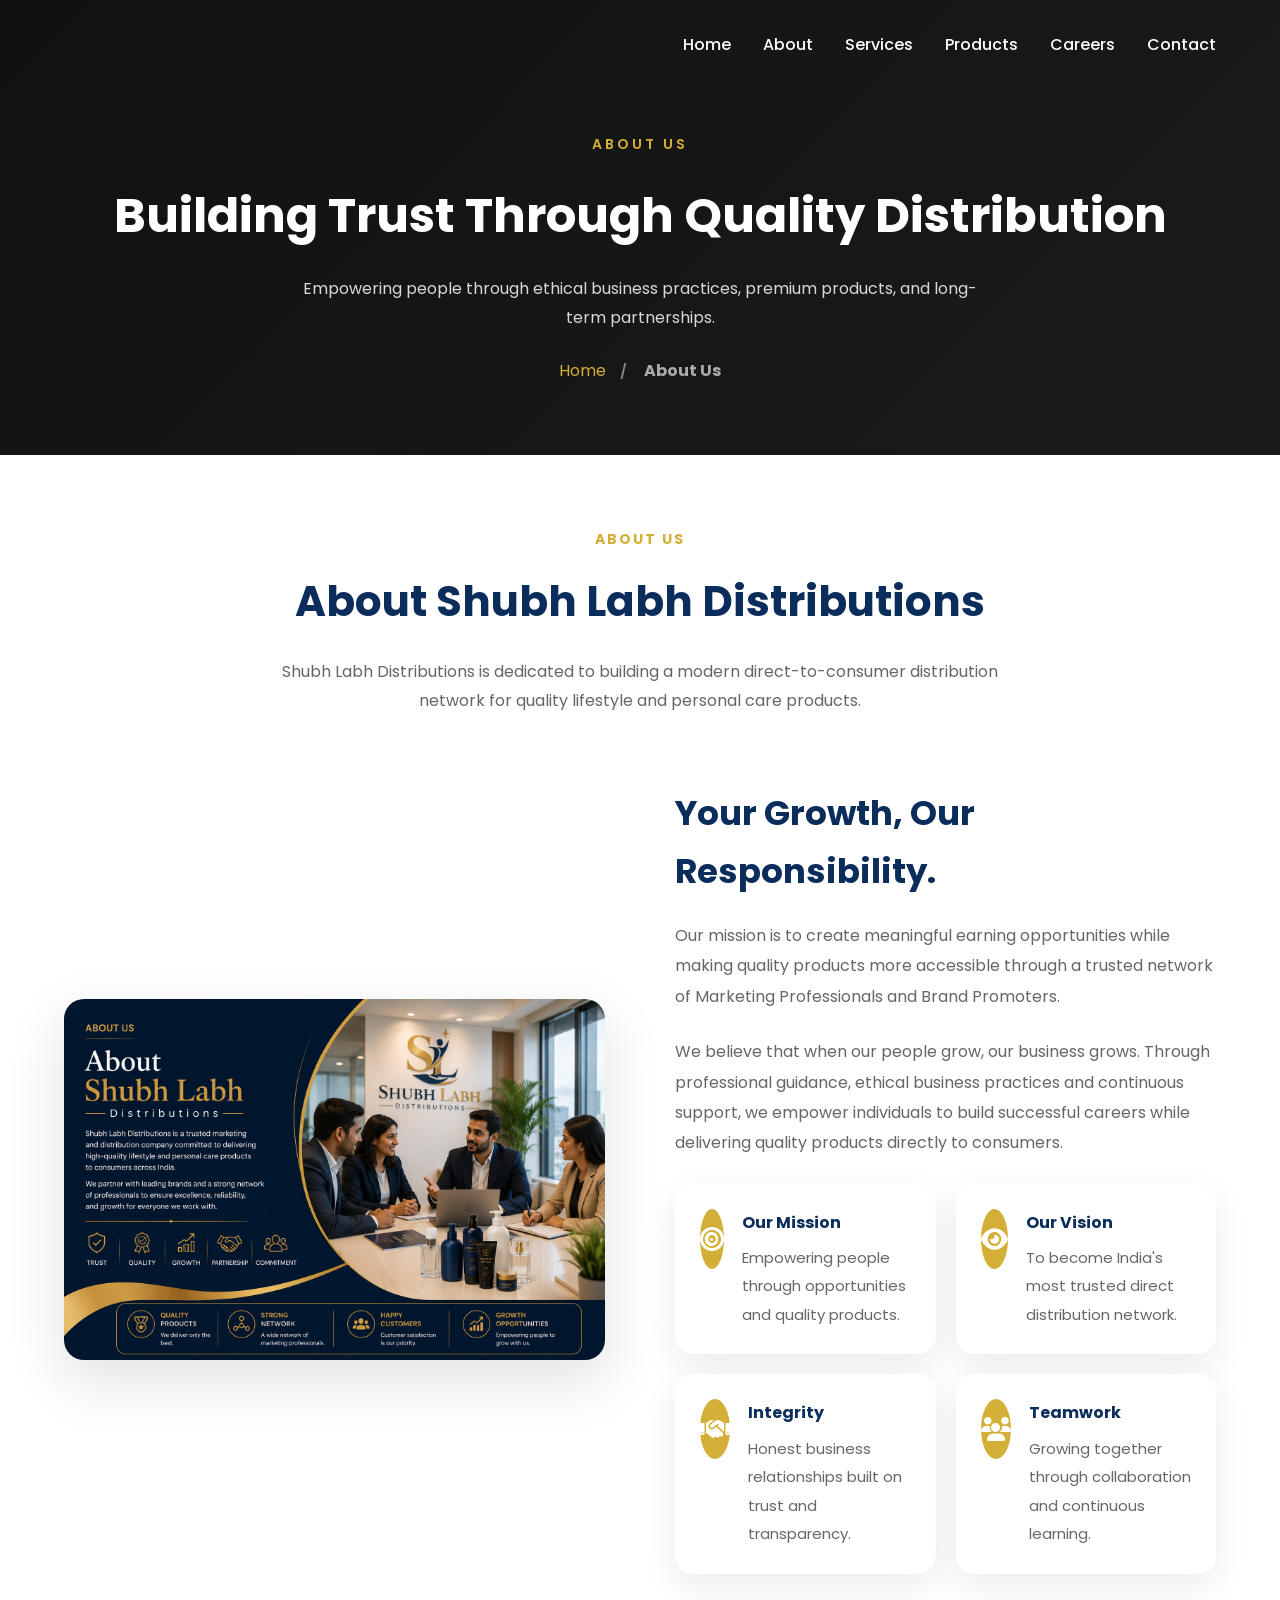
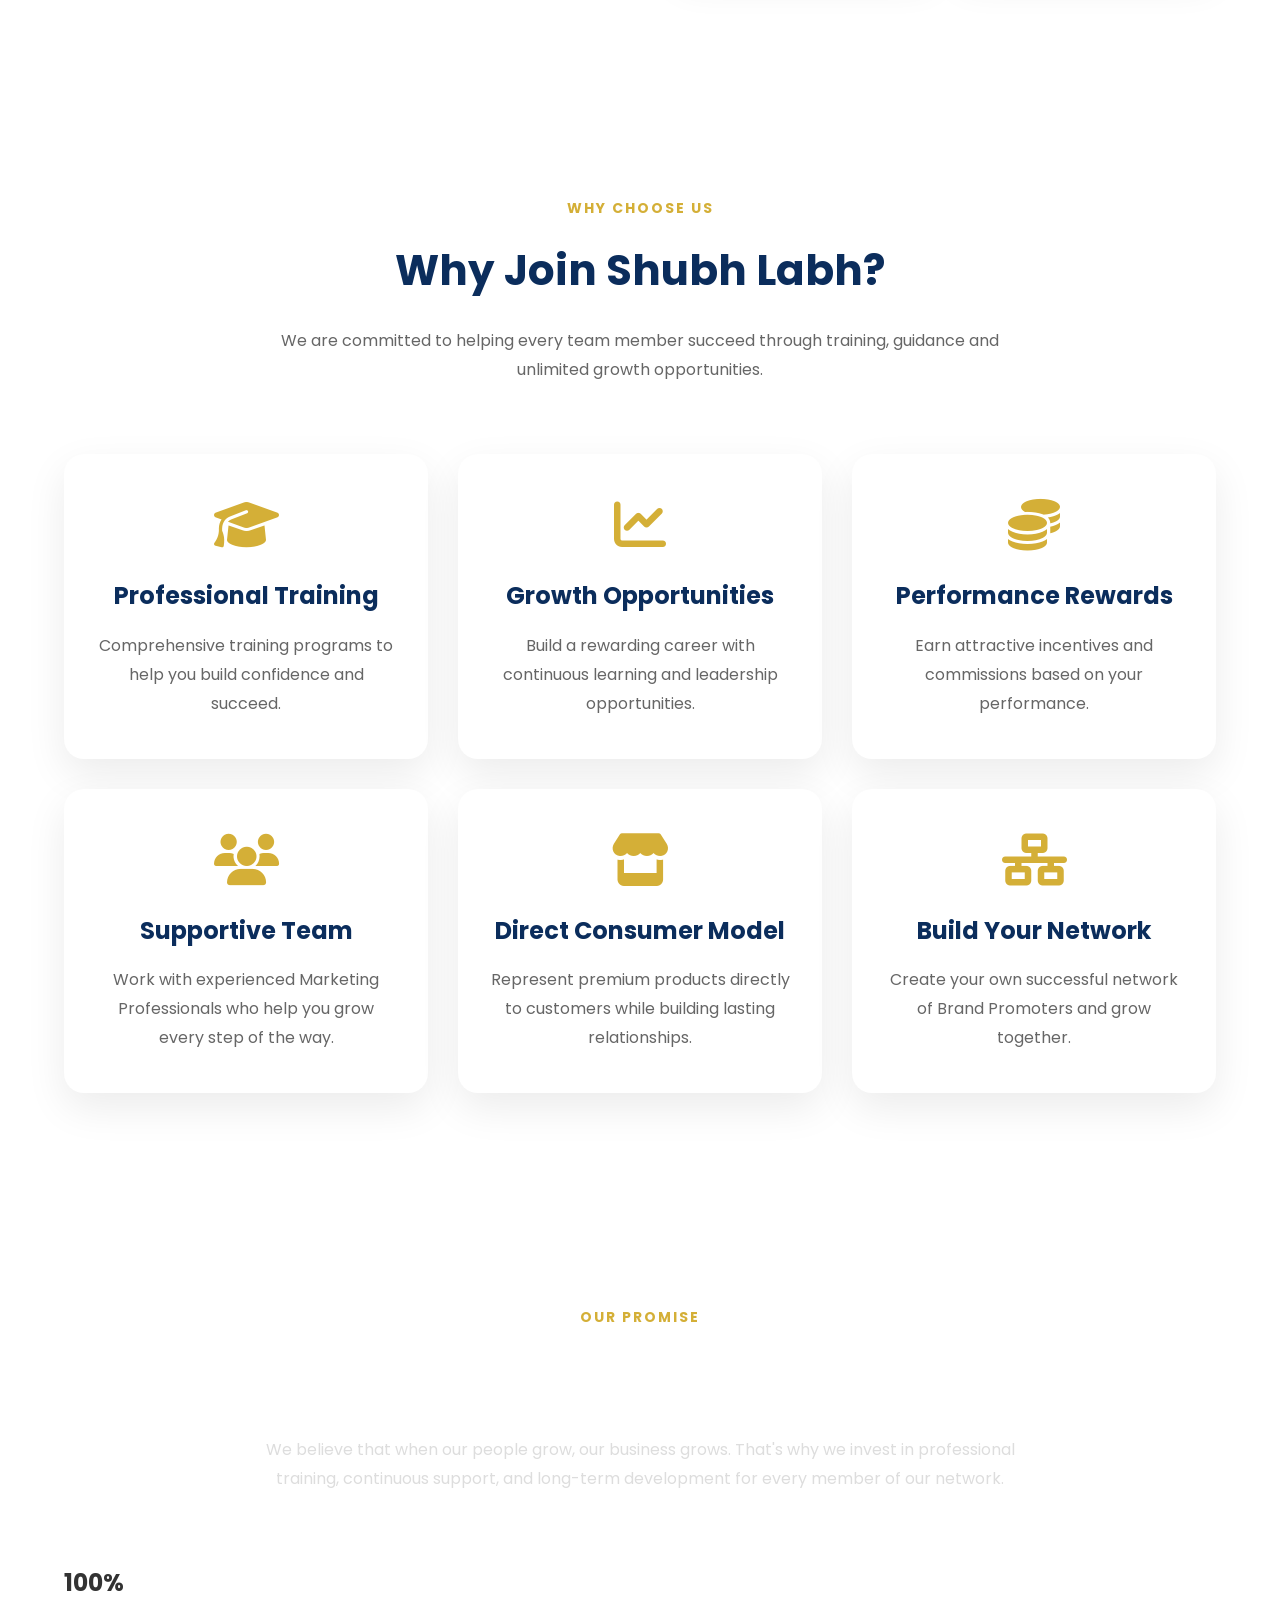
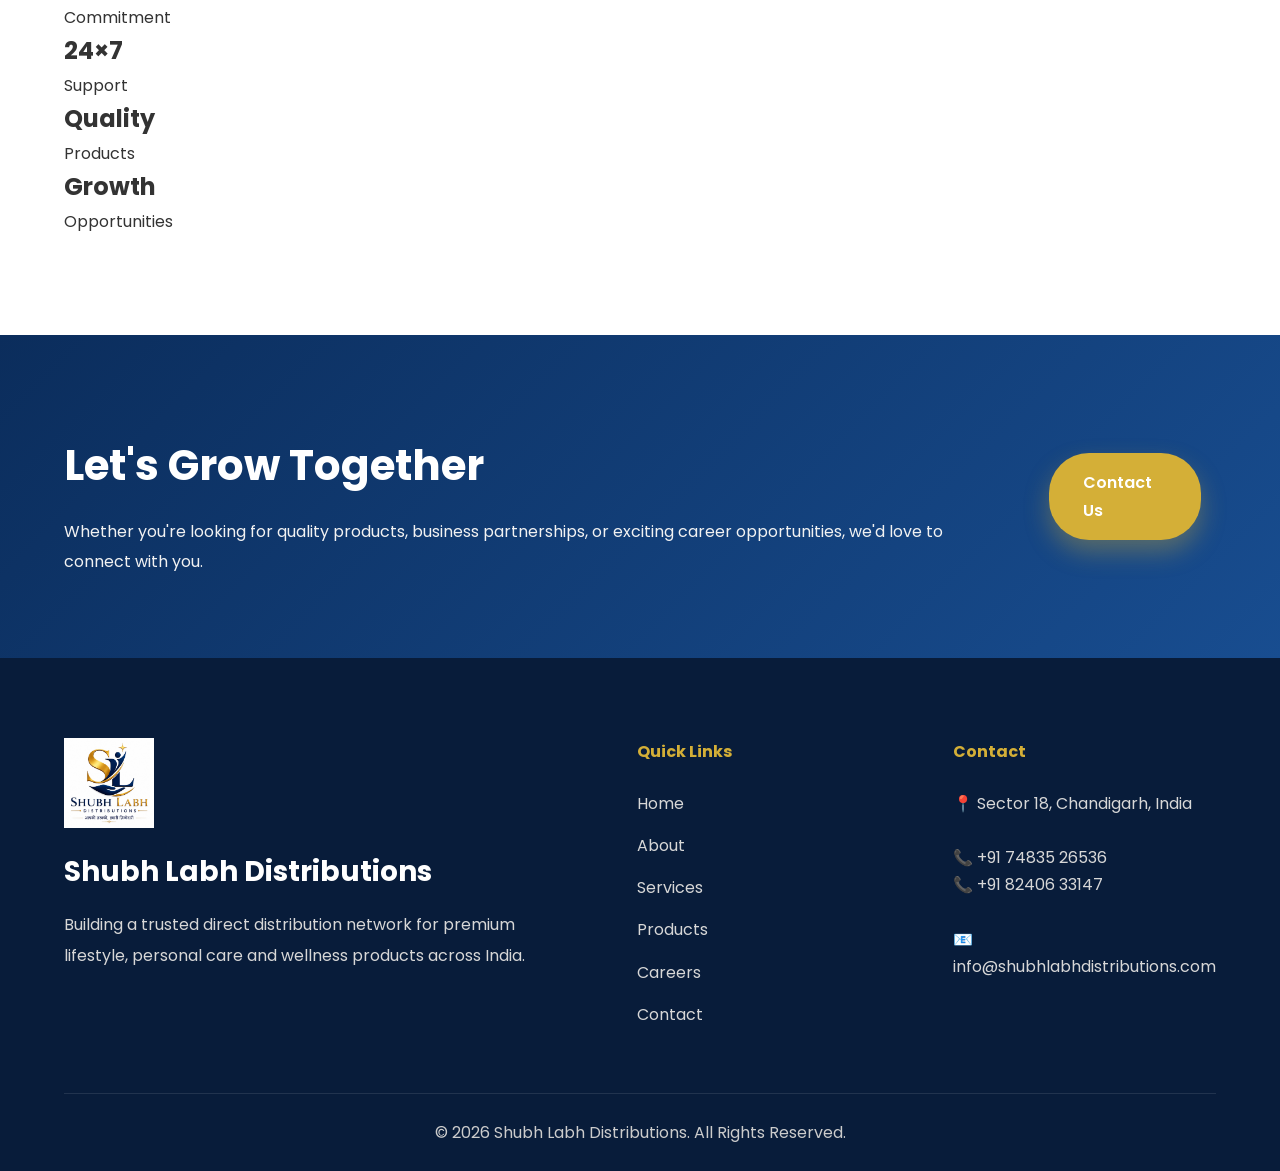
<file: about.html>
<!DOCTYPE html>
<html lang="en">

<head>

<meta charset="UTF-8">
<meta name="viewport" content="width=device-width, initial-scale=1.0">

<title>About Us | Shubh Labh Distributions</title>

<link rel="stylesheet" href="style.css">

<link rel="stylesheet"
href="https://cdnjs.cloudflare.com/ajax/libs/font-awesome/6.5.2/css/all.min.css">

</head>

<body>

<header id="header">

<div class="container">

<nav class="navbar">

    <!--<a href="index.html" class="logo">
        <img src="logo.png" alt="Shubh Labh Logo">

        <div class="logo-text">
            <h2>SHUBH LABH</h2>
            <span>DISTRIBUTIONS</span>
        </div>
    </a>-->

    <!-- Hamburger Button -->
    <div class="menu-toggle" id="menu-toggle">
        <i class="fas fa-bars"></i>
    </div>

    <!-- Navigation -->
    <ul class="nav-links" id="nav-links">

        <li><a href="index.html">Home</a></li>
        <li><a class="active" href="about.html">About</a></li>
        <li><a href="services.html">Services</a></li>
        <li><a href="products.html">Products</a></li>
        <li><a href="careers.html">Careers</a></li>
        <li><a href="contact.html">Contact</a></li>

    </ul>

</nav>

</div>

</header>

<!-- ================= PAGE BANNER ================= -->

<section class="page-banner">

    <div class="container">

        <div class="page-banner-content">

            <span>ABOUT US</span>

            <h1>Building Trust Through Quality Distribution</h1>

            <p>
                Empowering people through ethical business practices,
                premium products, and long-term partnerships.
            </p>

            <div class="breadcrumb">
                <a href="index.html">Home</a>
                <span>/</span>
                <strong>About Us</strong>
            </div>

        </div>

    </div>

</section>

<!-- ================= ABOUT COMPANY ================= -->

<section class="about">

<div class="container">

<div class="section-heading">

<span>ABOUT US</span>

<h2>About Shubh Labh Distributions</h2>

<p>
Shubh Labh Distributions is dedicated to building a modern direct-to-consumer
distribution network for quality lifestyle and personal care products.
</p>

</div>

<div class="about-wrapper">

<div class="about-image">

<img src="about.jpg" alt="About Shubh Labh">

</div>

<div class="about-content">

<h3>Your Growth, Our Responsibility.</h3>

<p>

Our mission is to create meaningful earning opportunities while making
quality products more accessible through a trusted network of Marketing
Professionals and Brand Promoters.

</p>

<p>

We believe that when our people grow, our business grows. Through
professional guidance, ethical business practices and continuous support,
we empower individuals to build successful careers while delivering
quality products directly to consumers.

</p>

<div class="about-features">

<div class="feature-item">

<i class="fa-solid fa-bullseye"></i>

<div>

<h4>Our Mission</h4>

<p>
Empowering people through opportunities and quality products.
</p>

</div>

</div>

<div class="feature-item">

<i class="fa-solid fa-eye"></i>

<div>

<h4>Our Vision</h4>

<p>
To become India's most trusted direct distribution network.
</p>

</div>

</div>

<div class="feature-item">

<i class="fa-solid fa-handshake"></i>

<div>

<h4>Integrity</h4>

<p>
Honest business relationships built on trust and transparency.
</p>

</div>

</div>

<div class="feature-item">

<i class="fa-solid fa-users"></i>

<div>

<h4>Teamwork</h4>

<p>
Growing together through collaboration and continuous learning.
</p>

</div>

</div>

</div>

</div>

</div>

</div>

</section>
<!-- ================= WHY CHOOSE US ================= -->

<section class="why-choose">

<div class="container">

<div class="section-heading">

<span>WHY CHOOSE US</span>

<h2>Why Join Shubh Labh?</h2>

<p>
We are committed to helping every team member succeed through training,
guidance and unlimited growth opportunities.
</p>

</div>

<div class="why-grid">

<div class="why-card">

<i class="fa-solid fa-graduation-cap"></i>

<h3>Professional Training</h3>

<p>
Comprehensive training programs to help you build confidence and succeed.
</p>

</div>

<div class="why-card">

<i class="fa-solid fa-chart-line"></i>

<h3>Growth Opportunities</h3>

<p>
Build a rewarding career with continuous learning and leadership opportunities.
</p>

</div>

<div class="why-card">

<i class="fa-solid fa-coins"></i>

<h3>Performance Rewards</h3>

<p>
Earn attractive incentives and commissions based on your performance.
</p>

</div>

<div class="why-card">

<i class="fa-solid fa-users"></i>

<h3>Supportive Team</h3>

<p>
Work with experienced Marketing Professionals who help you grow every step of the way.
</p>

</div>

<div class="why-card">

<i class="fa-solid fa-store"></i>

<h3>Direct Consumer Model</h3>

<p>
Represent premium products directly to customers while building lasting relationships.
</p>

</div>

<div class="why-card">

<i class="fa-solid fa-network-wired"></i>

<h3>Build Your Network</h3>

<p>
Create your own successful network of Brand Promoters and grow together.
</p>

</div>

</div>

</div>

</section>

<!-- ================= OUR PROMISE ================= -->

<section class="statistics">

<div class="container">

<div class="section-heading">

<span style="color:#D4AF37;">OUR PROMISE</span>

<h2 style="color:#fff;">Your Growth, Our Responsibility.</h2>

<p style="color:#ddd;">
We believe that when our people grow, our business grows.
That's why we invest in professional training, continuous support,
and long-term development for every member of our network.
</p>

</div>

<div class="stats-grid">

<div class="stat-card">

<h2>100%</h2>

<p>Commitment</p>

</div>

<div class="stat-card">

<h2>24×7</h2>

<p>Support</p>

</div>

<div class="stat-card">

<h2>Quality</h2>

<p>Products</p>

</div>

<div class="stat-card">

<h2>Growth</h2>

<p>Opportunities</p>

</div>

</div>

</div>

</section>

<!-- ================= CONTACT CTA ================= -->

<section class="contact-banner">

<div class="container">

<div class="contact-banner-content">

<div>

<h2>Let's Grow Together</h2>

<p>
Whether you're looking for quality products, business partnerships,
or exciting career opportunities, we'd love to connect with you.
</p>

</div>

<a href="contact.html" class="btn-primary">
Contact Us
</a>

</div>

</div>

</section>

<!-- ================= FOOTER ================= -->

<footer>

<div class="container">

<div class="footer-grid">

<div class="footer-about">

<img src="logo.png" alt="Shubh Labh Logo">

<h3>Shubh Labh Distributions</h3>

<p>

Building a trusted direct distribution network for premium lifestyle,
personal care and wellness products across India.

</p>

</div>

<div>

<h4>Quick Links</h4>

<ul>

<li><a href="index.html">Home</a></li>

<li><a href="about.html">About</a></li>

<li><a href="services.html">Services</a></li>

<li><a href="products.html">Products</a></li>

<li><a href="careers.html">Careers</a></li>

<li><a href="contact.html">Contact</a></li>

</ul>

</div>

<div>

<h4>Contact</h4>

<p>

📍 Sector 18, Chandigarh, India

<br><br>

📞 +91 74835 26536

<br>

📞 +91 82406 33147

<br><br>

📧 info@shubhlabhdistributions.com

</p>

</div>

</div>

<div class="footer-bottom">

<p>

© 2026 Shubh Labh Distributions. All Rights Reserved.

</p>

</div>

</div>

</footer>

<button id="topBtn">
<i class="fas fa-arrow-up"></i>
</button>
<script src="script.js"></script>

</body>

</html>
</file>
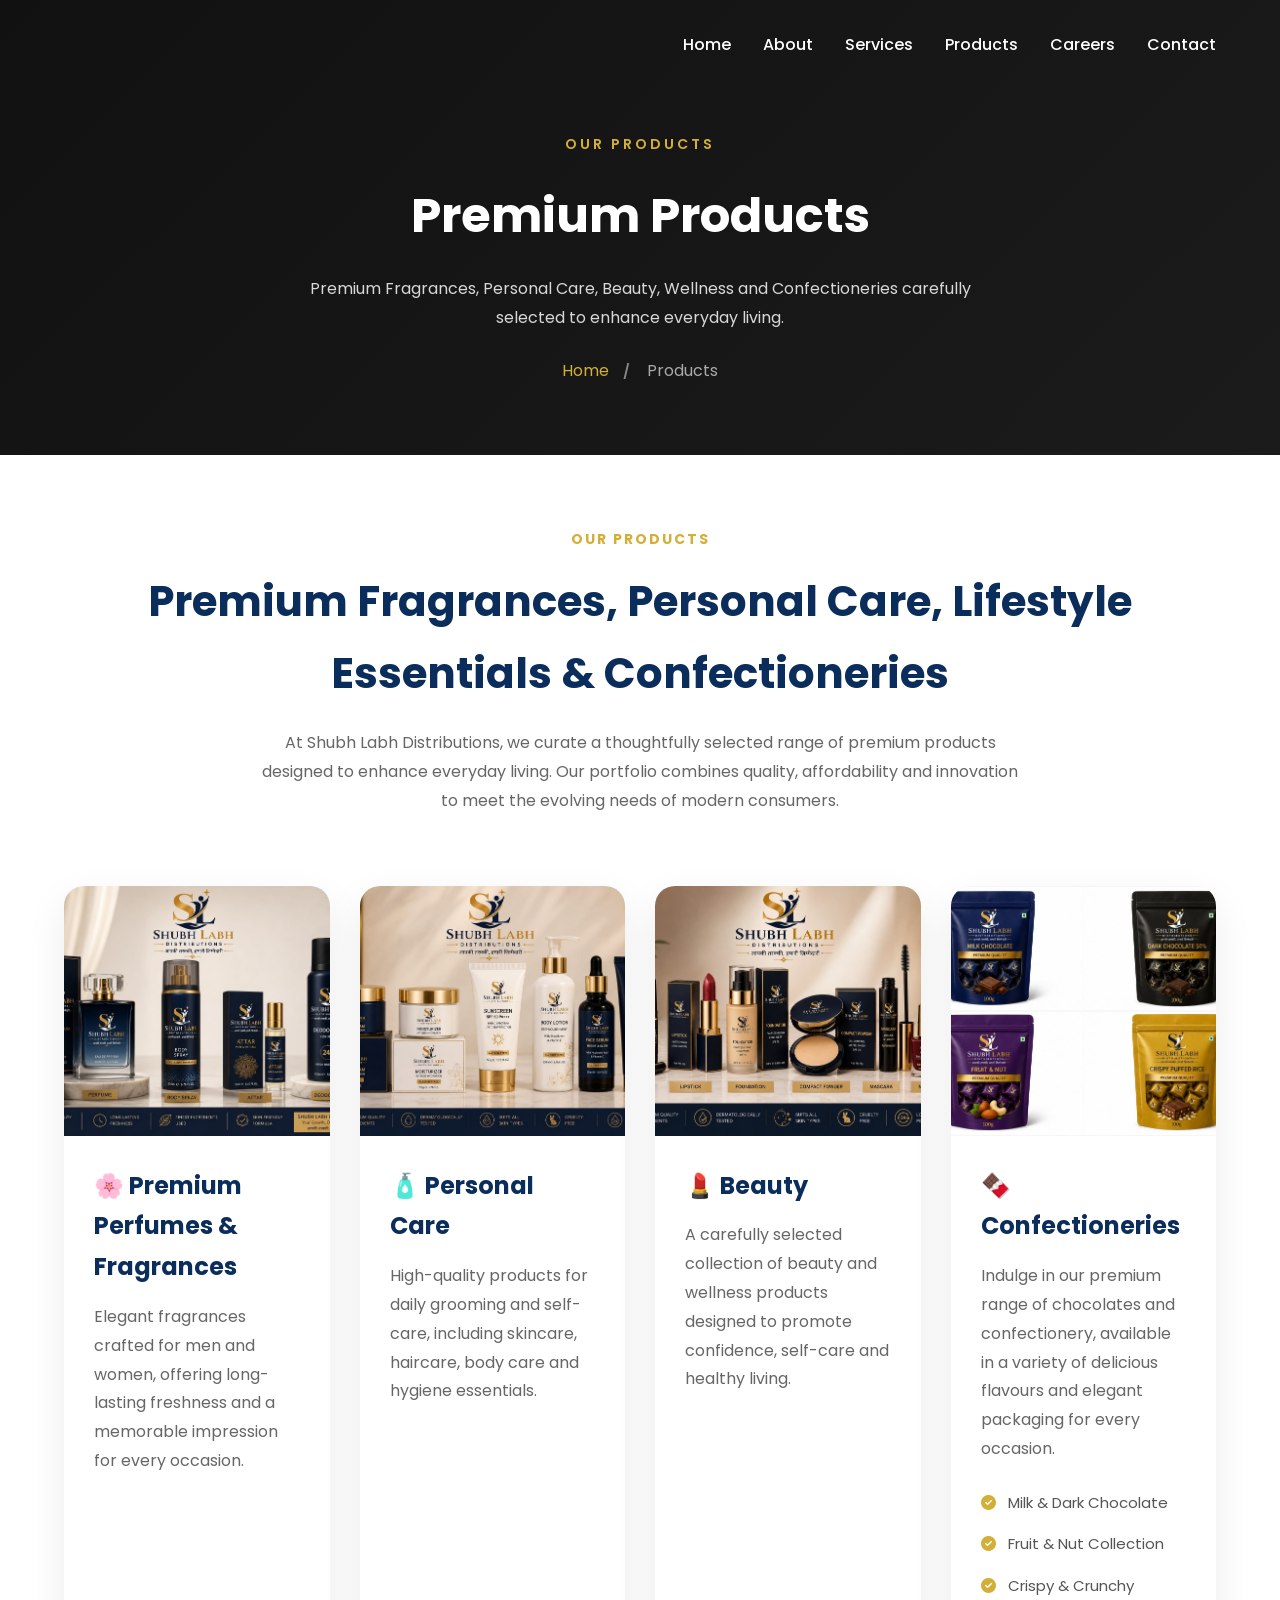
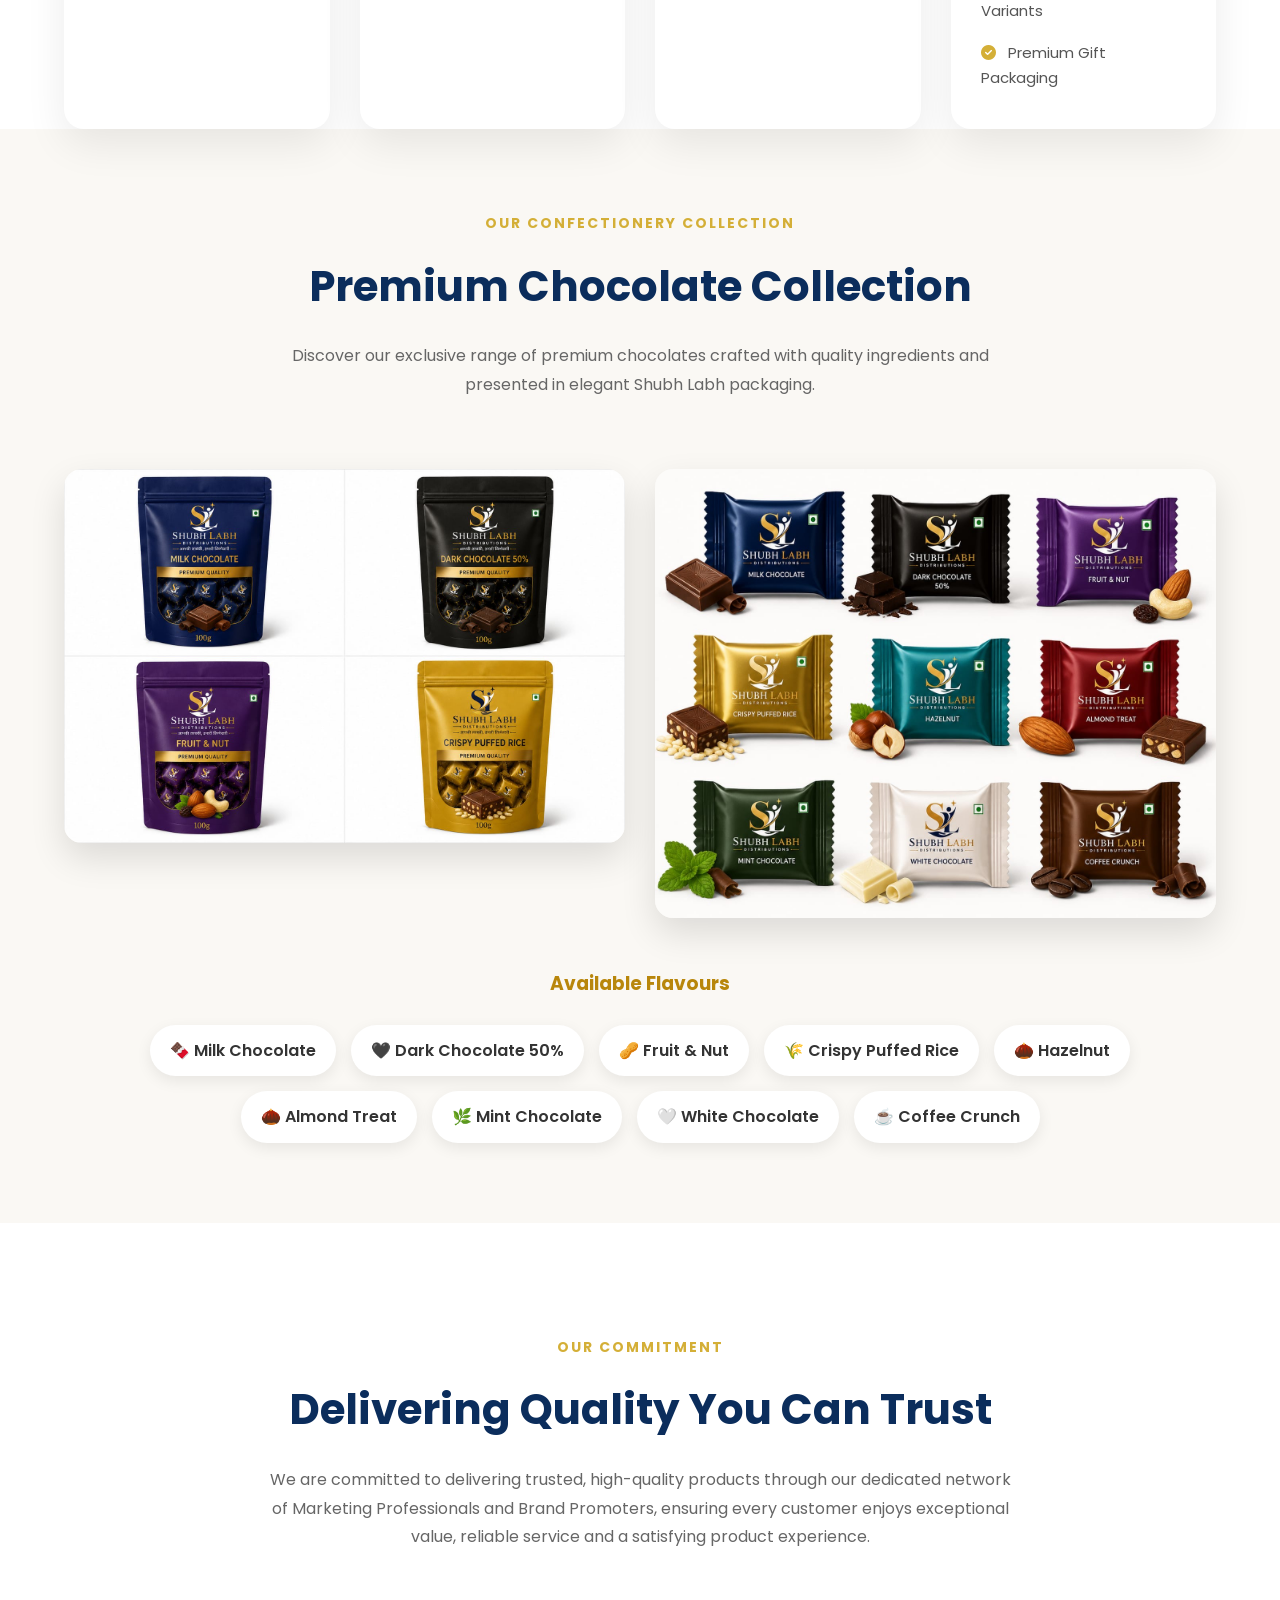
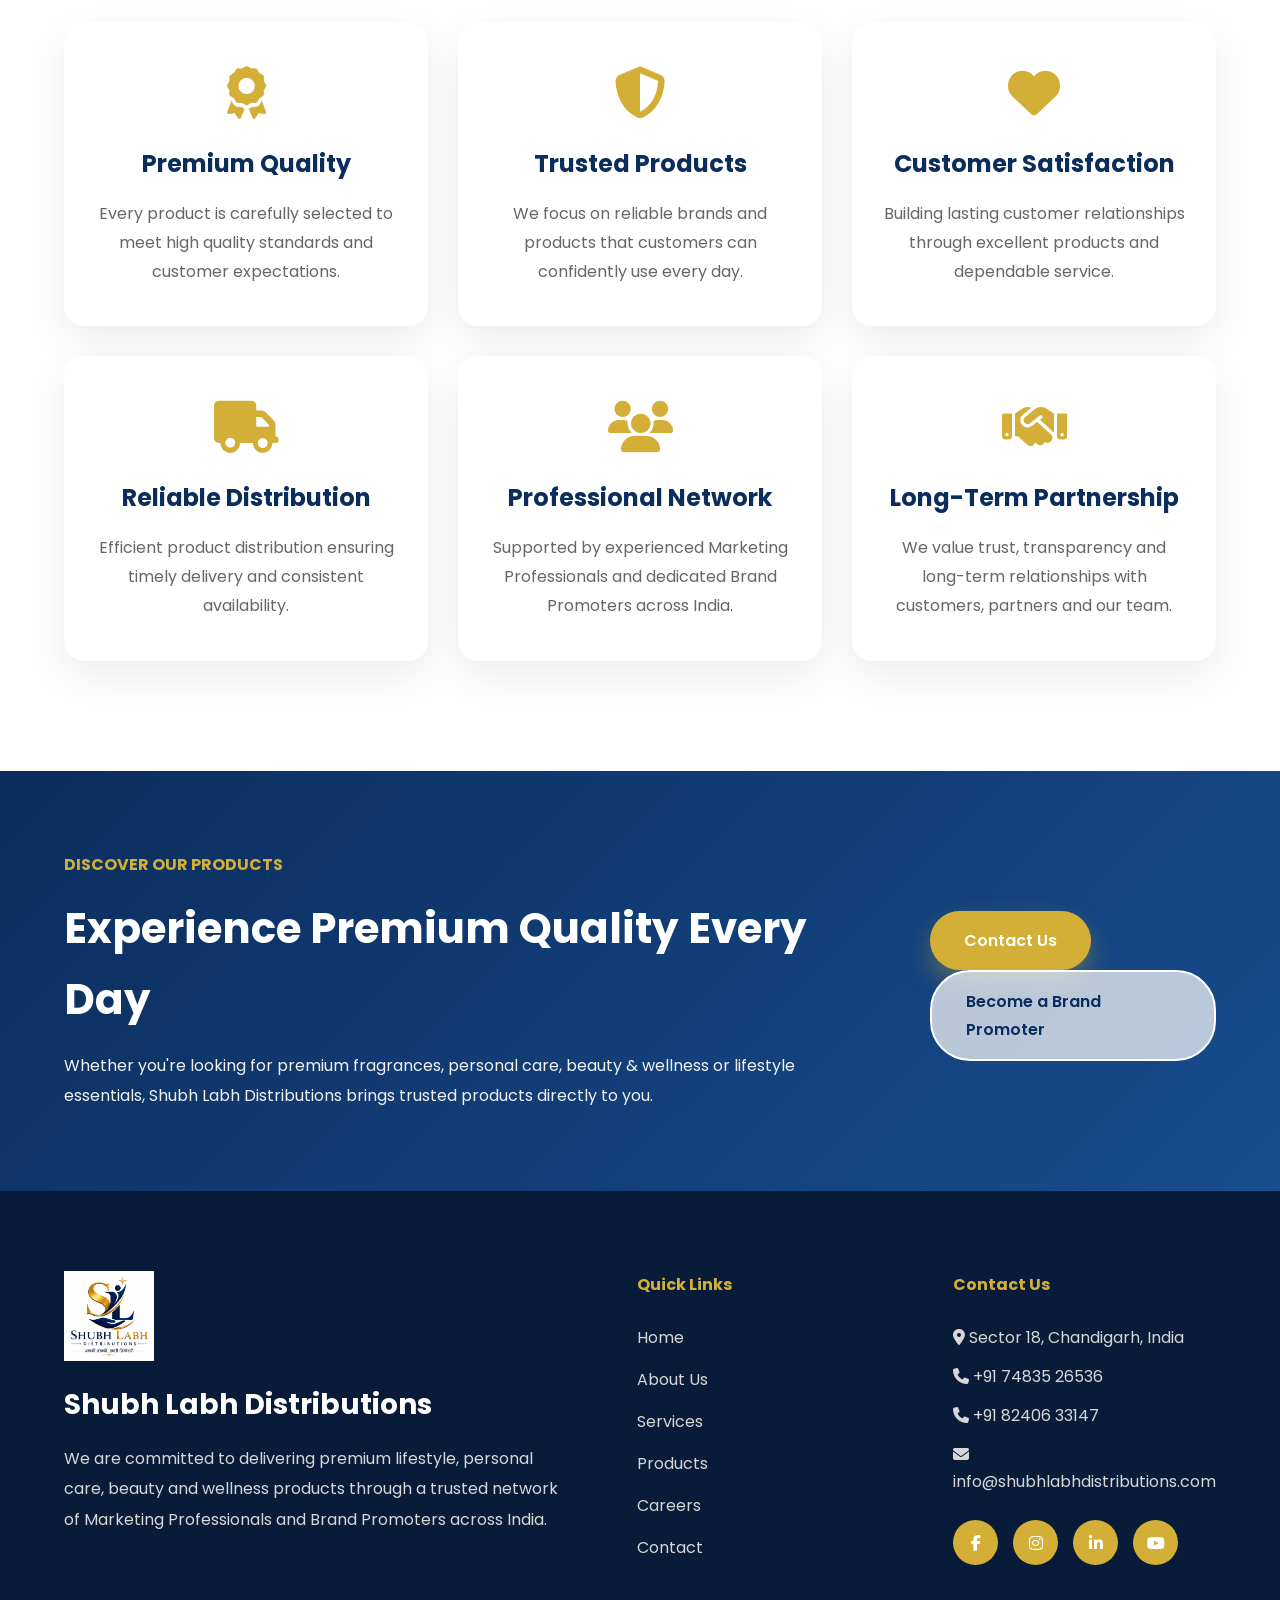
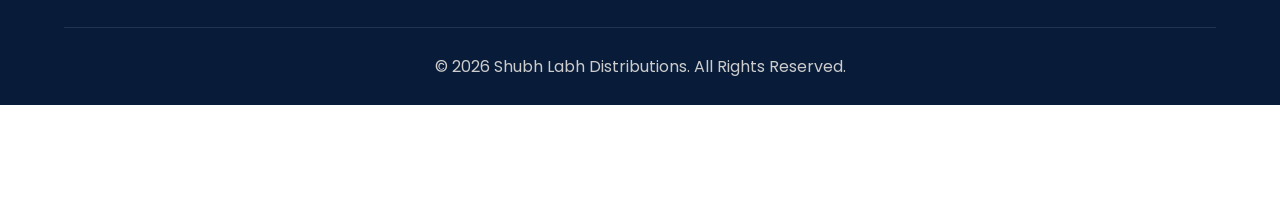
<file: products.html>
<!DOCTYPE html>
<html lang="en">

<head>

<meta charset="UTF-8">
<meta name="viewport" content="width=device-width, initial-scale=1.0">

<title>Our Products | Shubh Labh Distributions</title>

<link rel="stylesheet" href="style.css">

<link rel="stylesheet"
href="https://cdnjs.cloudflare.com/ajax/libs/font-awesome/6.5.2/css/all.min.css">

</head>

<body>

<header id="header">

<div class="container">

<nav class="navbar">

    <!--a href="index.html" class="logo">
        <img src="logo.png" alt="Shubh Labh Logo">

        <div class="logo-text">
            <h2>SHUBH LABH</h2>
            <span>DISTRIBUTIONS</span>
        </div>
    </a>-->

    <!-- Hamburger Button -->
    <div class="menu-toggle" id="menu-toggle">
        <i class="fas fa-bars"></i>
    </div>

    <!-- Navigation -->
    <ul class="nav-links" id="nav-links">

        <li><a href="index.html">Home</a></li>
        <li><a href="about.html">About</a></li>
        <li><a href="services.html">Services</a></li>
        <li><a class="active" href="products.html">Products</a></li>
        <li><a href="careers.html">Careers</a></li>
        <li><a href="contact.html">Contact</a></li>


    </ul>

</nav>
</div>
</header>

<!-- PAGE BANNER -->

<section class="page-banner">

    <div class="container">

        <span>OUR PRODUCTS</span>

        <h1>Premium Products</h1>

        <p>
            Premium Fragrances, Personal Care, Beauty, Wellness and
            Confectioneries carefully selected to enhance everyday living.
        </p>

        <div class="breadcrumb">
            <a href="index.html">Home</a>
            <span>/</span>
            Products
        </div>

    </div>

</section>


<!-- ================= PRODUCTS ================= -->

<section class="products">

    <div class="container">

        <div class="section-heading">

            <span>OUR PRODUCTS</span>

            <h2>Premium Fragrances, Personal Care, Lifestyle Essentials &  Confectioneries</h2>

            <p>

                At Shubh Labh Distributions, we curate a thoughtfully selected
                range of premium products designed to enhance everyday living.
                Our portfolio combines quality, affordability and innovation
                to meet the evolving needs of modern consumers.

            </p>

        </div>

        <div class="product-grid">

            <!-- Product 1 -->

            <div class="product-card">

                <img src="perfume.jpg"
     class="product-image"
     onclick="openImage('perfume.jpg')">

                <div class="product-content">

                    <h3>🌸 Premium Perfumes & Fragrances</h3>

                    <p>

                        Elegant fragrances crafted for men and women,
                        offering long-lasting freshness and a memorable
                        impression for every occasion.

                    </p>

                </div>

            </div>

            <!-- Product 2 -->

            <div class="product-card">

                <img src="personal-care.jpg"
     class="product-image"
     onclick="openImage('personal-care.jpg')">

                <div class="product-content">

                    <h3>🧴 Personal Care</h3>

                    <p>

                        High-quality products for daily grooming and self-care,
                        including skincare, haircare, body care and hygiene essentials.

                    </p>

                </div>

            </div>

            <!-- Product 3 -->

            <div class="product-card">

                <img src="beauty.jpg"
     class="product-image"
     onclick="openImage('beauty.jpg')">

                <div class="product-content">

                    <h3>💄 Beauty</h3>

                    <p>

                        A carefully selected collection of beauty and wellness
                        products designed to promote confidence, self-care and healthy living.

                    </p>

                </div>

            </div>

            
            <!-- Product 4 -->

<div class="product-card">

    <img src="confectionery-pouch.jpg"
     class="product-image"
     onclick="openImage('confectionery-all.jpg')">

    <div class="product-content">

        <h3>🍫 Confectioneries</h3>

        <p>
            Indulge in our premium range of chocolates and confectionery,
            available in a variety of delicious flavours and elegant
            packaging for every occasion.
        </p>

        <ul class="product-features">

            <li><i class="fas fa-check-circle"></i> Milk & Dark Chocolate</li>

            <li><i class="fas fa-check-circle"></i> Fruit & Nut Collection</li>

            <li><i class="fas fa-check-circle"></i> Crispy & Crunchy Variants</li>

            <li><i class="fas fa-check-circle"></i> Premium Gift Packaging</li>

        </ul>

    </div>

</div>

        </div>

    </div>
    
    <!-- ================= CONFECTIONERY SHOWCASE ================= -->

<section class="chocolate-showcase">

    <div class="container">

        <div class="section-heading">

            <span>OUR CONFECTIONERY COLLECTION</span>

            <h2>Premium Chocolate Collection</h2>

            <p>
                Discover our exclusive range of premium chocolates crafted with
                quality ingredients and presented in elegant Shubh Labh packaging.
            </p>

        </div>

        <div class="chocolate-grid">

            <!-- Large Pouch Image -->

            <div class="chocolate-large">

                <img src="confectionery-pouch.jpg"
                     alt="Premium Chocolate Pouches"
                     onclick="openGallery()">

            </div>

            <!-- Wrapped Chocolates -->

            <div class="chocolate-small">

                <img src="confectionery-all.jpg"
                     alt="Chocolate Collection"
                     onclick="openGallery()">

            </div>

        </div>

        <div class="flavour-box">

            <h3>Available Flavours</h3>

            <div class="flavour-list">

                <span>🍫 Milk Chocolate</span>

                <span>🖤 Dark Chocolate 50%</span>

                <span>🥜 Fruit & Nut</span>

                <span>🌾 Crispy Puffed Rice</span>

                <span>🌰 Hazelnut</span>

                <span>🌰 Almond Treat</span>

                <span>🌿 Mint Chocolate</span>

                <span>🤍 White Chocolate</span>

                <span>☕ Coffee Crunch</span>

            </div>

        </div>

    </div>

</section>

<!-- ================= OUR COMMITMENT ================= -->

<section class="why-choose">

    <div class="container">

        <div class="section-heading">

            <span>OUR COMMITMENT</span>

            <h2>Delivering Quality You Can Trust</h2>

            <p>

                We are committed to delivering trusted, high-quality products
                through our dedicated network of Marketing Professionals and
                Brand Promoters, ensuring every customer enjoys exceptional
                value, reliable service and a satisfying product experience.

            </p>

        </div>

        <div class="why-grid">

            <div class="why-card">

                <i class="fas fa-award"></i>

                <h3>Premium Quality</h3>

                <p>

                    Every product is carefully selected to meet high quality
                    standards and customer expectations.

                </p>

            </div>

            <div class="why-card">

                <i class="fas fa-shield-alt"></i>

                <h3>Trusted Products</h3>

                <p>

                    We focus on reliable brands and products that customers
                    can confidently use every day.

                </p>

            </div>

            <div class="why-card">

                <i class="fas fa-heart"></i>

                <h3>Customer Satisfaction</h3>

                <p>

                    Building lasting customer relationships through excellent
                    products and dependable service.

                </p>

            </div>

            <div class="why-card">

                <i class="fas fa-truck"></i>

                <h3>Reliable Distribution</h3>

                <p>

                    Efficient product distribution ensuring timely delivery
                    and consistent availability.

                </p>

            </div>

            <div class="why-card">

                <i class="fas fa-users"></i>

                <h3>Professional Network</h3>

                <p>

                    Supported by experienced Marketing Professionals and
                    dedicated Brand Promoters across India.

                </p>

            </div>

            <div class="why-card">

                <i class="fas fa-handshake"></i>

                <h3>Long-Term Partnership</h3>

                <p>

                    We value trust, transparency and long-term relationships
                    with customers, partners and our team.

                </p>

            </div>

        </div>

    </div>

</section>

<!-- ================= CALL TO ACTION ================= -->

<section class="contact-banner">

    <div class="container contact-banner-content">

        <div>

            <span style="color:#D4AF37;font-weight:700;">
                DISCOVER OUR PRODUCTS
            </span>

            <h2>Experience Premium Quality Every Day</h2>

            <p>

                Whether you're looking for premium fragrances, personal care,
                beauty & wellness or lifestyle essentials, Shubh Labh
                Distributions brings trusted products directly to you.

            </p>

        </div>

        <div>

            <a href="contact.html" class="btn-primary">

                Contact Us

            </a>

            <a href="careers.html" class="btn-secondary">

                Become a Brand Promoter

            </a>

        </div>

    </div>

</section>

<!-- ================= FOOTER ================= -->

<footer>

    <div class="container">

        <div class="footer-grid">

            <!-- Company -->

            <div class="footer-about">

                <img src="logo.png" alt="Shubh Labh Logo">

                <h3>Shubh Labh Distributions</h3>

                <p>

                    We are committed to delivering premium lifestyle,
                    personal care, beauty and wellness products through
                    a trusted network of Marketing Professionals and
                    Brand Promoters across India.

                </p>

            </div>

            <!-- Quick Links -->

            <div>

                <h4>Quick Links</h4>

                <ul>

                    <li><a href="index.html">Home</a></li>
                    <li><a href="about.html">About Us</a></li>
                    <li><a href="services.html">Services</a></li>
                    <li><a href="products.html">Products</a></li>
                    <li><a href="careers.html">Careers</a></li>
                    <li><a href="contact.html">Contact</a></li>

                </ul>

            </div>

            <!-- Contact -->

            <div>

                <h4>Contact Us</h4>

                <p>

                    <i class="fas fa-map-marker-alt"></i>

                    Sector 18, Chandigarh, India

                </p>

                <p>

                    <i class="fas fa-phone"></i>

                    +91 74835 26536

                </p>

                <p>

                    <i class="fas fa-phone"></i>

                    +91 82406 33147

                </p>

                <p>

                    <i class="fas fa-envelope"></i>

                    info@shubhlabhdistributions.com

                </p>

                <div class="social-icons">

                    <a href="#"><i class="fab fa-facebook-f"></i></a>
                    <a href="#"><i class="fab fa-instagram"></i></a>
                    <a href="#"><i class="fab fa-linkedin-in"></i></a>
                    <a href="#"><i class="fab fa-youtube"></i></a>

                </div>

            </div>

        </div>

        <div class="footer-bottom">

            <p>

                © 2026 Shubh Labh Distributions. All Rights Reserved.

            </p>

        </div>

    </div>

</footer>

<button id="topBtn">

    <i class="fas fa-arrow-up"></i>

</button>

<!-- Confectionery Gallery Popup -->

<div id="galleryPopup" class="gallery-popup">

    <span class="gallery-close" onclick="closeGallery()">&times;</span>

    <div class="gallery-content">

        <h2>Our Confectionery Range</h2>

        <img src="confectionery-all.jpg" alt="Chocolate Collection">

        <img src="confectionery-pouch.jpg" alt="Premium Chocolate Packs">

    </div>

</div>
<div id="imageModal" class="image-modal">

    <span class="close-image">&times;</span>

    <img id="modalImage">

</div>

<script src="script.js"></script>

</body>

</html>
</file>
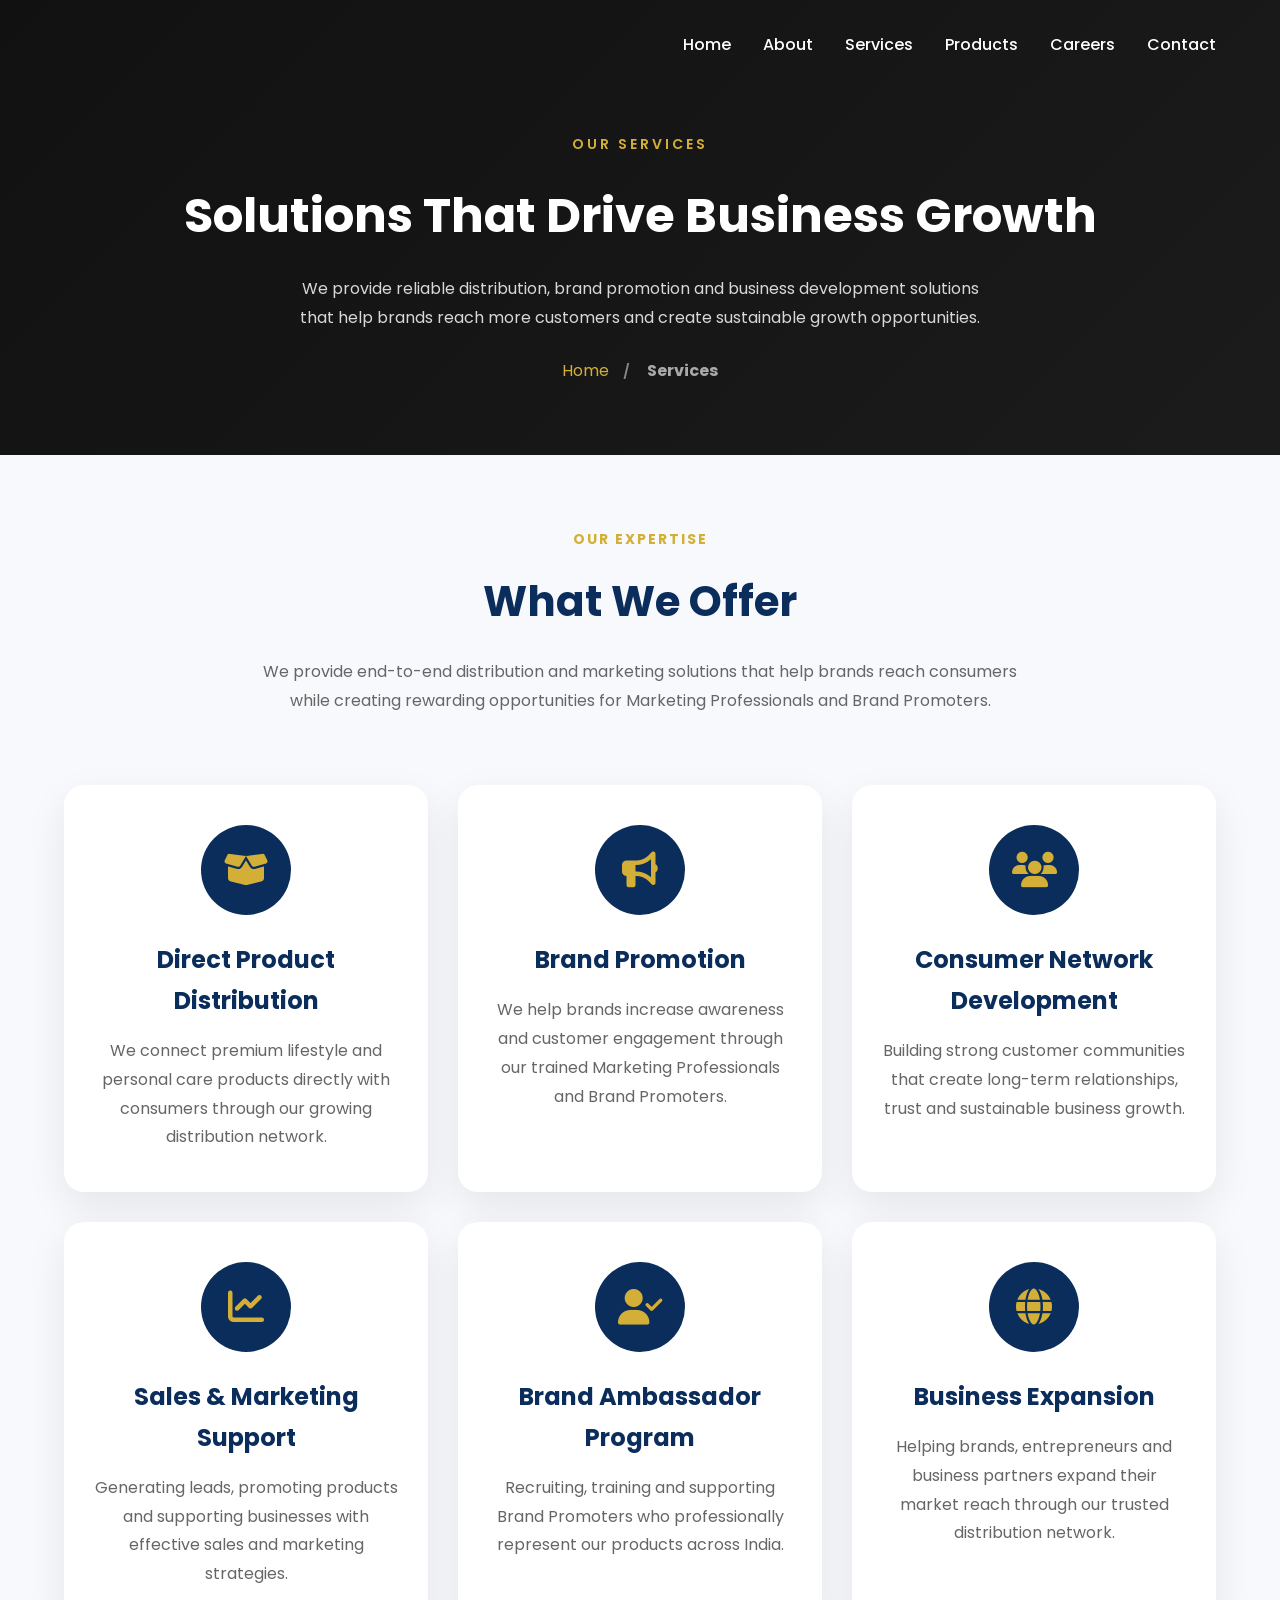
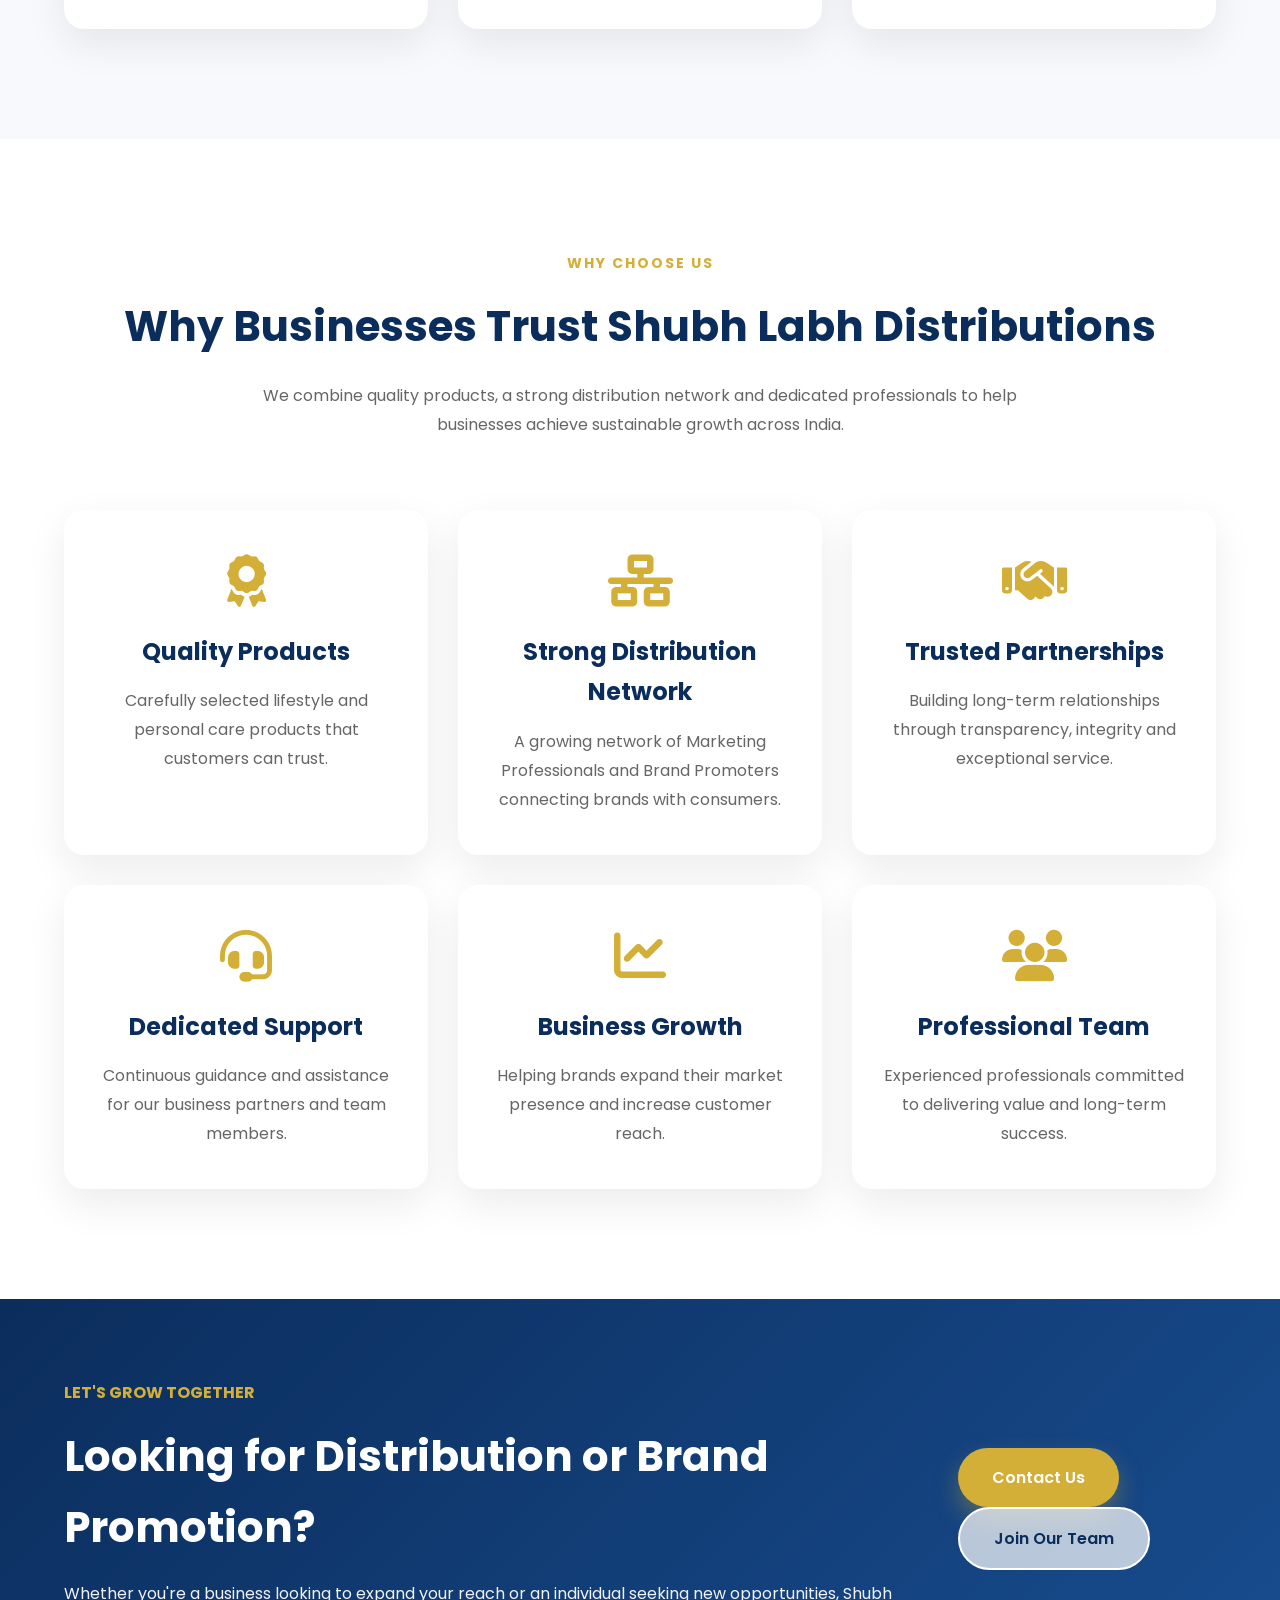
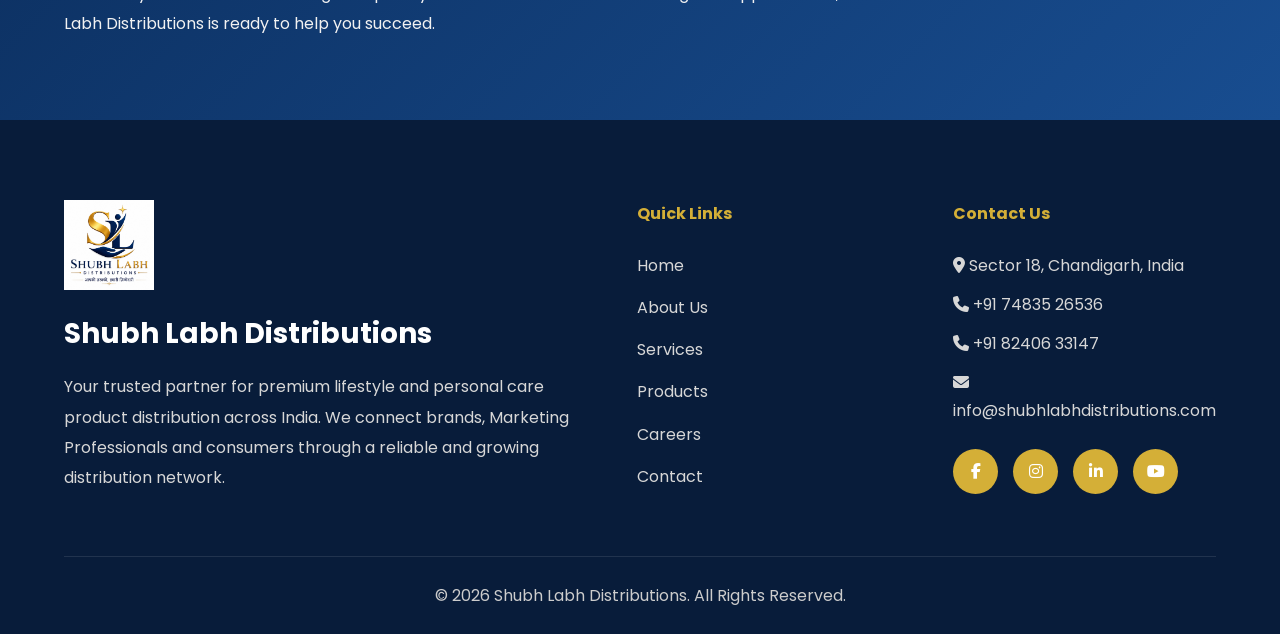
<file: services.html>
<!DOCTYPE html>
<html lang="en">

<head>

<meta charset="UTF-8">
<meta name="viewport" content="width=device-width, initial-scale=1.0">

<title>Our Services | Shubh Labh Distributions</title>

<link rel="stylesheet" href="style.css">

<link rel="stylesheet"
href="https://cdnjs.cloudflare.com/ajax/libs/font-awesome/6.5.2/css/all.min.css">

</head>

<body>

<header id="header">

<div class="container">

<nav class="navbar">

    <!--<a href="index.html" class="logo">
        <img src="logo.png" alt="Shubh Labh Logo">

        <div class="logo-text">
            <h2>SHUBH LABH</h2>
            <span>DISTRIBUTIONS</span>
        </div>
    </a>-->

    <!-- Hamburger Button -->
    <div class="menu-toggle" id="menu-toggle">
        <i class="fas fa-bars"></i>
    </div>

    <!-- Navigation -->
    <ul class="nav-links" id="nav-links">

        <li><a href="index.html">Home</a></li>
        <li><a href="about.html">About</a></li>
        <li><a class="active" href="services.html">Services</a></li>
        <li><a href="products.html">Products</a></li>
        <li><a href="careers.html">Careers</a></li>
        <li><a href="contact.html">Contact</a></li>

    </ul>

</nav>



</div>



</header>


<!-- ================= PAGE BANNER ================= -->

<section class="page-banner">

    <div class="container">

        <div class="page-banner-content">

            <span>OUR SERVICES</span>

            <h1>Solutions That Drive Business Growth</h1>

            <p>
                We provide reliable distribution, brand promotion and business
                development solutions that help brands reach more customers
                and create sustainable growth opportunities.
            </p>

            <div class="breadcrumb">

                <a href="index.html">Home</a>

                <span>/</span>

                <strong>Services</strong>

            </div>

        </div>

    </div>

</section>


<!-- ================= OUR SERVICES ================= -->

<section class="services">

<div class="container">

<div class="section-heading">

<span>OUR EXPERTISE</span>

<h2>What We Offer</h2>

<p>

We provide end-to-end distribution and marketing solutions that help
brands reach consumers while creating rewarding opportunities for
Marketing Professionals and Brand Promoters.

</p>

</div>

<div class="services-grid">

<!-- Service 1 -->

<div class="service-card">

<i class="fas fa-box-open"></i>

<h3>Direct Product Distribution</h3>

<p>

We connect premium lifestyle and personal care products directly with
consumers through our growing distribution network.

</p>

</div>

<!-- Service 2 -->

<div class="service-card">

<i class="fas fa-bullhorn"></i>

<h3>Brand Promotion</h3>

<p>

We help brands increase awareness and customer engagement through our
trained Marketing Professionals and Brand Promoters.

</p>

</div>

<!-- Service 3 -->

<div class="service-card">

<i class="fas fa-users"></i>

<h3>Consumer Network Development</h3>

<p>

Building strong customer communities that create long-term relationships,
trust and sustainable business growth.

</p>

</div>

<!-- Service 4 -->

<div class="service-card">

<i class="fas fa-chart-line"></i>

<h3>Sales & Marketing Support</h3>

<p>

Generating leads, promoting products and supporting businesses with
effective sales and marketing strategies.

</p>

</div>

<!-- Service 5 -->

<div class="service-card">

<i class="fas fa-user-check"></i>

<h3>Brand Ambassador Program</h3>

<p>

Recruiting, training and supporting Brand Promoters who professionally
represent our products across India.

</p>

</div>

<!-- Service 6 -->

<div class="service-card">

<i class="fas fa-globe"></i>

<h3>Business Expansion</h3>

<p>

Helping brands, entrepreneurs and business partners expand their market
reach through our trusted distribution network.

</p>

</div>

</div>

</div>

</section>

<!-- ================= WHY CHOOSE OUR SERVICES ================= -->

<section class="why-choose">

    <div class="container">

        <div class="section-heading">

            <span>WHY CHOOSE US</span>

            <h2>Why Businesses Trust Shubh Labh Distributions</h2>

            <p>
                We combine quality products, a strong distribution network and
                dedicated professionals to help businesses achieve sustainable
                growth across India.
            </p>

        </div>

        <div class="why-grid">

            <div class="why-card">

                <i class="fas fa-award"></i>

                <h3>Quality Products</h3>

                <p>
                    Carefully selected lifestyle and personal care products
                    that customers can trust.
                </p>

            </div>

            <div class="why-card">

                <i class="fas fa-network-wired"></i>

                <h3>Strong Distribution Network</h3>

                <p>
                    A growing network of Marketing Professionals and Brand
                    Promoters connecting brands with consumers.
                </p>

            </div>

            <div class="why-card">

                <i class="fas fa-handshake"></i>

                <h3>Trusted Partnerships</h3>

                <p>
                    Building long-term relationships through transparency,
                    integrity and exceptional service.
                </p>

            </div>

            <div class="why-card">

                <i class="fas fa-headset"></i>

                <h3>Dedicated Support</h3>

                <p>
                    Continuous guidance and assistance for our business
                    partners and team members.
                </p>

            </div>

            <div class="why-card">

                <i class="fas fa-chart-line"></i>

                <h3>Business Growth</h3>

                <p>
                    Helping brands expand their market presence and increase
                    customer reach.
                </p>

            </div>

            <div class="why-card">

                <i class="fas fa-users"></i>

                <h3>Professional Team</h3>

                <p>
                    Experienced professionals committed to delivering value
                    and long-term success.
                </p>

            </div>

        </div>

    </div>

</section>

<!-- ================= CALL TO ACTION ================= -->

<section class="contact-banner">

    <div class="container contact-banner-content">

        <div>

            <span style="color:#D4AF37;font-weight:700;">
                LET'S GROW TOGETHER
            </span>

            <h2>Looking for Distribution or Brand Promotion?</h2>

            <p>
                Whether you're a business looking to expand your reach or an
                individual seeking new opportunities, Shubh Labh Distributions
                is ready to help you succeed.
            </p>

        </div>

        <div>

            <a href="contact.html" class="btn-primary">
                Contact Us
            </a>

            <a href="careers.html" class="btn-secondary">
                Join Our Team
            </a>

        </div>

    </div>

</section>

<!-- ================= FOOTER ================= -->

<footer>

    <div class="container">

        <div class="footer-grid">

            <!-- Company -->

            <div class="footer-about">

                <img src="logo.png" alt="Shubh Labh Logo">

                <h3>Shubh Labh Distributions</h3>

                <p>

                    Your trusted partner for premium lifestyle and personal care
                    product distribution across India. We connect brands,
                    Marketing Professionals and consumers through a reliable
                    and growing distribution network.

                </p>

            </div>

            <!-- Quick Links -->

            <div>

                <h4>Quick Links</h4>

                <ul>

                    <li><a href="index.html">Home</a></li>

                    <li><a href="about.html">About Us</a></li>

                    <li><a href="services.html">Services</a></li>

                    <li><a href="products.html">Products</a></li>

                    <li><a href="careers.html">Careers</a></li>

                    <li><a href="contact.html">Contact</a></li>

                </ul>

            </div>

            <!-- Contact -->

            <div>

                <h4>Contact Us</h4>

                <p>

                    <i class="fas fa-map-marker-alt"></i>

                    Sector 18, Chandigarh, India

                </p>

                <p>

                    <i class="fas fa-phone"></i>

                    +91 74835 26536

                </p>

                <p>

                    <i class="fas fa-phone"></i>

                    +91 82406 33147

                </p>

                <p>

                    <i class="fas fa-envelope"></i>

                    info@shubhlabhdistributions.com

                </p>

                <div class="social-icons">

                    <a href="#"><i class="fab fa-facebook-f"></i></a>

                    <a href="#"><i class="fab fa-instagram"></i></a>

                    <a href="#"><i class="fab fa-linkedin-in"></i></a>

                    <a href="#"><i class="fab fa-youtube"></i></a>

                </div>

            </div>

        </div>

        <div class="footer-bottom">

            <p>

                © 2026 Shubh Labh Distributions. All Rights Reserved.

            </p>

        </div>

    </div>

</footer>

<button id="topBtn">

    <i class="fas fa-arrow-up"></i>

</button>

<script src="script.js"></script>

</body>

</html>
</file>
<file: style.css>
/* ==========================================
   SHUBH LABH DISTRIBUTIONS
   Premium Corporate Theme
========================================== */

@import url('https://fonts.googleapis.com/css2?family=Poppins:wght@300;400;500;600;700;800&display=swap');

*{
    margin:0;
    padding:0;
    box-sizing:border-box;
}

html{
    scroll-behavior:smooth;
}

body{
    font-family:'Poppins',sans-serif;
    color:#333;
    background:#fff;
    overflow-x:hidden;
    line-height:1.7;
}

img{
    max-width:100%;
    display:block;
}

a{
    text-decoration:none;
}

ul{
    list-style:none;
}

.container{
    width:90%;
    max-width:1280px;
    margin:auto;
}

/*=========================
HEADER
=========================*/

header{
    position:fixed;
    top:0;
    left:0;
    width:100%;
    background:transparent;
    transition:.35s;
    z-index:1000;
}

header.scrolled{
    background:#fff;
    box-shadow:0 8px 25px rgba(0,0,0,.08);
}

.navbar{
    display:flex;
    align-items:center;
    height:90px;
}

.logo{
    display:flex;
    align-items:center;
    gap:15px;
    color:#fff;
}

.logo img{
    height:65px;
}

.logo-text h2{
    font-size:28px;
    line-height:1;
    color:#fff;
    font-weight:700;
}

.logo-text span{
    color:#D4AF37;
    font-size:12px;
    letter-spacing:2px;
    font-weight:600;
}

header.scrolled .logo-text h2{
    color:#0B2D5C;
}

/* Push menu to right */
.nav-links{
    display:flex;
    align-items:center;
    gap:32px;
    margin-left:auto;
}

.nav-links a{
    color:#fff;
    font-weight:500;
    transition:.3s;
}

header.scrolled .nav-links a{
    color:#0B2D5C;
}

.nav-links a:hover,
.nav-links a.active{
    color:#D4AF37;
}

.login-btn{
    background:#D4AF37;
    color:#fff !important;
    padding:13px 28px;
    border-radius:40px;
    font-weight:600;
}

.login-btn:hover{
    background:#0B2D5C;
    color:#fff !important;
}

.menu-toggle{
    display:none;
    font-size:30px;
    cursor:pointer;
    color:#fff;
}

header.scrolled .menu-toggle{
    color:#0B2D5C;
}

/*=========================
HERO
=========================*/

.hero{
    min-height:100vh;
    position:relative;
    display:flex;
    align-items:flex-start;
z-index:0;
    background: url("hero1.jpg") center center / cover no-repeat;
background-color: #000;

    padding-top:510px;
    overflow:hidden;
}

/* Very light overlay only for readability */
.hero::before{
    content:"";
    position:absolute;
    inset:0;
    background:linear-gradient(
        to bottom,
        rgba(255,255,255,.08),
        rgba(255,255,255,.12)
    );
    z-index:1;
}

.hero-container{
    position:relative;
    z-index:2;
    width:100%;
    display:flex;
    justify-content:center;
}

.hero-content{
    max-width:700px;
    color:#0B2D5C;
    text-align:center;

    /* Move content down */
    margin-top:240px;
}

.hero-tagline{
    display:inline-block;
    background:rgba(212,175,55,.18);
    color:#B8860B;
    padding:12px 24px;
    border-radius:40px;
    font-size:14px;
    font-weight:700;
    letter-spacing:.5px;
    margin-bottom:40px;
    backdrop-filter:blur(6px);
}

/* Hidden because text already exists in image */
.hero h1,
.hindi-tagline,
.hero p{
    display:none;
}

.hero-buttons{
    display:flex;
    justify-content:column;
    gap:15px;
    flex-wrap:wrap;
    margin-top:30px;
}

.btn-primary{
    display:inline-block;
    background:#D4AF37;
    color:#fff;
    padding:16px 34px;
    border-radius:40px;
    font-weight:600;
    transition:.3s;
    box-shadow:0 12px 25px rgba(212,175,55,.35);
}

.btn-primary:hover{
    transform:translateY(-3px);
    background:#b8901f;
}

.btn-secondary{
    display:inline-block;
    border:2px solid #0B2D5C;
    color:#0B2D5C;
    background:rgba(255,255,255,.7);
    padding:16px 34px;
    border-radius:40px;
    font-weight:600;
    transition:.3s;
    backdrop-filter:blur(6px);
}

.btn-secondary:hover{
    background:#0B2D5C;
    color:#fff;
}

/* Tablet */
@media(max-width:992px){

.hero{
    background-size:cover;
    background-position:center top;
}

.hero-content{
    margin-top:180px;
}

}

/* Mobile */
@media(max-width:768px){

.hero{
    min-height:100vh;
    background-size:cover;
    background-position:center top;
    padding-top:140px;
}

.hero-content{
    margin-top:340px;   /* Move buttons lower */
    text-align:center;
}

.hero-buttons{
    display:flex;
    flex-direction:column;
    align-items:center;
    gap:18px;
    margin-top:40px;
}

.hero-buttons a{
    width:280px;
    text-align:center;
}

}

/*=========================================
SECTION HEADINGS
=========================================*/

section{
    padding:100px 0;
}

.section-heading{
    text-align:center;
    margin-bottom:70px;
}

.section-heading span{
    display:inline-block;
    color:#D4AF37;
    font-size:14px;
    font-weight:700;
    letter-spacing:2px;
    text-transform:uppercase;
    margin-bottom:15px;
}

.section-heading h2{
    font-size:42px;
    color:#0B2D5C;
    margin-bottom:20px;
}

.section-heading p{
    max-width:760px;
    margin:auto;
    color:#666;
    line-height:1.8;
}

/*=========================================
ABOUT
=========================================*/

.about{
    background:#ffffff;
}

.about-wrapper{
    display:grid;
    grid-template-columns:1fr 1fr;
    gap:70px;
    align-items:center;
}

.about-image img{
    width:100%;
    border-radius:20px;
    box-shadow:0 20px 60px rgba(0,0,0,.12);
}

.about-content h3{
    font-size:34px;
    color:#0B2D5C;
    margin-bottom:20px;
}

.about-content p{
    color:#666;
    line-height:1.9;
    margin-bottom:25px;
}

.about-content .btn-primary{
    margin-bottom:40px;
}

.about-features{
    display:grid;
    grid-template-columns:repeat(2,1fr);
    gap:20px;
}

.feature-item{
    display:flex;
    gap:18px;
    padding:25px;
    background:#fff;
    border-radius:18px;
    box-shadow:0 12px 35px rgba(0,0,0,.08);
    transition:.3s;
}

.feature-item:hover{
    transform:translateY(-8px);
}

.feature-item i{
    width:60px;
    height:60px;
    background:#D4AF37;
    color:#fff;
    display:flex;
    justify-content:center;
    align-items:center;
    border-radius:50%;
    font-size:24px;
}

.feature-item h4{
    color:#0B2D5C;
    margin-bottom:8px;
}

.feature-item p{
    margin:0;
    font-size:15px;
}

/*=========================================
HOW IT WORKS
=========================================*/

.how-we-work{
    background:#F7F9FC;
}

.process-grid{
    display:grid;
    grid-template-columns:repeat(4,1fr);
    gap:30px;
}

.process-card{
    background:#fff;
    padding:40px 30px;
    border-radius:20px;
    text-align:center;
    position:relative;
    box-shadow:0 15px 40px rgba(0,0,0,.08);
    transition:.3s;
}

.process-card:hover{
    transform:translateY(-10px);
}

.process-number{
    position:absolute;
    top:20px;
    right:20px;
    font-size:42px;
    font-weight:700;
    color:#eef2f8;
}

.process-card i{
    font-size:50px;
    color:#D4AF37;
    margin-bottom:20px;
}

.process-card h3{
    color:#0B2D5C;
    margin-bottom:15px;
}

.process-card p{
    color:#666;
    line-height:1.8;
}

/*=========================================
BUSINESS FLOW
=========================================*/

.workflow-note{
    margin-top:60px;
    background:#fff;
    border-radius:20px;
    padding:40px;
    box-shadow:0 15px 40px rgba(0,0,0,.08);
}

.workflow-note h3{
    text-align:center;
    color:#0B2D5C;
    margin-bottom:35px;
}

.business-flow{
    display:flex;
    justify-content:center;
    align-items:center;
    flex-wrap:wrap;
    gap:20px;
}

.flow-item{
    width:180px;
    background:#0B2D5C;
    color:#fff;
    border-radius:15px;
    padding:25px;
    text-align:center;
}

.flow-item i{
    font-size:34px;
    color:#D4AF37;
    margin-bottom:12px;
}

.flow-arrow{
    font-size:28px;
    color:#D4AF37;
}

.flow-description{
    margin-top:35px;
    text-align:center;
    color:#666;
    line-height:1.9;
}
/*=========================================
WHY JOIN SHUBH LABH
=========================================*/

.why-choose{
    background:#ffffff;
}

.why-grid{
    display:grid;
    grid-template-columns:repeat(3,1fr);
    gap:30px;
}

.why-card{
    background:#fff;
    padding:40px 30px;
    border-radius:20px;
    text-align:center;
    box-shadow:0 15px 40px rgba(0,0,0,.08);
    transition:all .35s ease;
    border-top:5px solid transparent;
}

.why-card:hover{
    transform:translateY(-10px);
    border-top:5px solid #D4AF37;
    box-shadow:0 25px 60px rgba(0,0,0,.15);
}

.why-card i{
    font-size:52px;
    color:#D4AF37;
    margin-bottom:25px;
}

.why-card h3{
    color:#0B2D5C;
    margin-bottom:15px;
    font-size:24px;
}

.why-card p{
    color:#666;
    line-height:1.8;
}

/*=========================================
OUR SERVICES
=========================================*/

.services{
    background:#F7F9FC;
}

.services-grid{
    display:grid;
    grid-template-columns:repeat(3,1fr);
    gap:30px;
}

.service-card{
    background:#fff;
    padding:40px 30px;
    border-radius:20px;
    text-align:center;
    box-shadow:0 15px 40px rgba(0,0,0,.08);
    transition:all .35s ease;
    overflow:hidden;
    position:relative;
}

.service-card::before{
    content:"";
    position:absolute;
    top:0;
    left:0;
    width:100%;
    height:5px;
    background:#D4AF37;
    transform:scaleX(0);
    transition:.35s;
}

.service-card:hover::before{
    transform:scaleX(1);
}

.service-card:hover{
    transform:translateY(-10px);
    box-shadow:0 25px 60px rgba(0,0,0,.15);
}

.service-card i{
    width:90px;
    height:90px;
    margin:auto;
    background:#0B2D5C;
    color:#D4AF37;
    border-radius:50%;
    display:flex;
    align-items:center;
    justify-content:center;
    font-size:36px;
    margin-bottom:25px;
    transition:.35s;
}

.service-card:hover i{
    background:#D4AF37;
    color:#fff;
}

.service-card h3{
    color:#0B2D5C;
    margin-bottom:15px;
    font-size:24px;
}

.service-card p{
    color:#666;
    line-height:1.8;
}

/*=========================================
COMMON BUTTON ALIGNMENT
=========================================*/

.services .btn-primary,
.products .btn-primary,
.careers .btn-primary{
    margin-top:10px;
}

/*=========================================
CARD ANIMATION
=========================================*/

.feature-item,
.process-card,
.why-card,
.service-card{
    transition:all .35s ease;
}

.feature-item:hover,
.process-card:hover,
.why-card:hover,
.service-card:hover{
    box-shadow:0 25px 60px rgba(0,0,0,.15);
}

/*=========================================
OUR PRODUCTS
=========================================*/

.products{
    background:#ffffff;
}

.product-grid{
    display:grid;
    grid-template-columns:repeat(4,1fr);
    gap:30px;
}

.product-card{
    background:#fff;
    border-radius:20px;
    overflow:hidden;
    box-shadow:0 15px 40px rgba(0,0,0,.08);
    transition:all .35s ease;
}

.product-card:hover{
    transform:translateY(-10px);
    box-shadow:0 25px 60px rgba(0,0,0,.15);
}

.product-card img{
    width:100%;
    height:250px;
    object-fit:cover;
}

.product-content{
    padding:30px;
}

.product-content h3{
    color:#0B2D5C;
    margin-bottom:15px;
    font-size:24px;
}

.product-content p{
    color:#666;
    line-height:1.8;
}

.products .section-heading h3{
    color:#0B2D5C;
    font-size:30px;
    margin-bottom:15px;
}

/*=========================================
CAREERS
=========================================*/

.careers{
    background:#F7F9FC;
}

.careers .service-card{
    min-height:340px;
}

.careers .service-card h3{
    margin-top:15px;
}

/*=========================================
JOIN OUR TEAM BANNER
=========================================*/

.contact-banner{

    background:linear-gradient(135deg,#0B2D5C,#184D90);

    color:#fff;

    padding:80px 0;

}

.contact-banner-content{

    display:flex;

    justify-content:space-between;

    align-items:center;

    gap:60px;

}

.contact-banner h2{

    font-size:42px;

    margin:15px 0;

}

.contact-banner h3{

    color:#D4AF37;

    margin-bottom:20px;

}

.contact-banner p{

    color:#f2f2f2;

    line-height:1.9;

}

.contact-banner .btn-primary{

    margin-right:15px;

}

.contact-banner .btn-secondary{

    border:2px solid #fff;

}
.contact-form{
    width:100%;
}

.contact-form input,
.contact-form textarea,
.contact-form select{
    width:100%;
    padding:16px;
    font-size:16px;
    border:1px solid #ccc;
    border-radius:8px;
    margin-bottom:18px;
    box-sizing:border-box;
}

.contact-form textarea{
    min-height:140px;
}
/*=========================================
SECTION SPACING
=========================================*/

.about,
.how-we-work,
.why-choose,
.services,
.products,
.careers{

    padding:110px 0;

}

/*=========================================
HOVER EFFECTS
=========================================*/

.product-card:hover img{

    transform:scale(1.08);

}

.product-card img{

    transition:.5s;

}

.service-card:hover i,
.why-card:hover i,
.feature-item:hover i{

    transform:rotate(10deg) scale(1.08);

    transition:.35s;

}

.btn-primary:hover,
.btn-secondary:hover,
.login-btn:hover{

    transform:translateY(-3px);

}
/*=========================================
FOOTER
=========================================*/

footer{
    background:#081C3A;
    color:#ffffff;
    padding:80px 0 0;
}

.footer-grid{
    display:grid;
    grid-template-columns:2fr 1fr 1fr;
    gap:60px;
    padding-bottom:50px;
}

.footer-about img{
    width:90px;
    margin-bottom:20px;
}

.footer-about h3{
    font-size:28px;
    margin-bottom:15px;
}

.footer-about p{
    color:#d7d7d7;
    line-height:1.9;
}

.footer-grid h4{
    color:#D4AF37;
    margin-bottom:25px;
}

.footer-grid ul li{
    margin-bottom:15px;
}

.footer-grid ul li a{
    color:#d7d7d7;
    transition:.3s;
}

.footer-grid ul li a:hover{
    color:#D4AF37;
    padding-left:6px;
}

.footer-grid p{
    color:#d7d7d7;
    margin-bottom:12px;
}

.social-icons{
    display:flex;
    gap:15px;
    margin-top:25px;
}

.social-icons a{
    width:45px;
    height:45px;
    background:#D4AF37;
    color:#fff;
    border-radius:50%;
    display:flex;
    align-items:center;
    justify-content:center;
    transition:.35s;
}

.social-icons a:hover{
    background:#fff;
    color:#0B2D5C;
    transform:translateY(-5px);
}

.footer-bottom{
    text-align:center;
    border-top:1px solid rgba(255,255,255,.1);
    padding:25px;
    color:#cccccc;
}

/*=========================================
BACK TO TOP BUTTON
=========================================*/

#topBtn{
    position:fixed;
    right:25px;
    bottom:25px;
    width:55px;
    height:55px;
    border:none;
    border-radius:50%;
    background:#D4AF37;
    color:#fff;
    cursor:pointer;
    display:flex;
    align-items:center;
    justify-content:center;
    font-size:20px;
    opacity:0;
    visibility:hidden;
    transition:.35s;
    z-index:999;
}

#topBtn.show-btn{
    opacity:1;
    visibility:visible;
}

#topBtn:hover{
    background:#0B2D5C;
}

/*=========================================
SCROLL ANIMATION
=========================================*/
/*
section{
    opacity:0;
    transform:translateY(40px);
    transition:all .8s ease;
}

section.show{
    opacity:1;
    transform:translateY(0);
}*/
section{
    opacity:1;
    transform:none;
}

/*=========================================
RESPONSIVE
=========================================*/

@media(max-width:1100px){

.about-wrapper{
grid-template-columns:1fr;
}

.process-grid,
.services-grid,
.product-grid,
.why-grid{
grid-template-columns:repeat(2,1fr);
}

.footer-grid{
grid-template-columns:1fr 1fr;
}

.contact-banner-content{
flex-direction:column;
text-align:center;
}

}

@media(max-width:768px){

.navbar{
flex-direction:column;
height:auto;
padding:20px 0;
}

.nav-links{
flex-wrap:wrap;
justify-content:center;
gap:18px;
margin:20px 0;
}

.hero{
text-align:center;
padding-top:140px;
}

.hero h1{
font-size:38px;
}

.hero-buttons{
flex-direction:column;
align-items:center;
}

.hero-buttons a{
width:230px;
text-align:center;
}

.process-grid,
.services-grid,
.product-grid,
.why-grid,
.about-features,
.footer-grid{
grid-template-columns:1fr;
}

.business-flow{
flex-direction:column;
}

.flow-arrow{
transform:rotate(90deg);
}

.contact-banner .btn-primary,
.contact-banner .btn-secondary{
display:block;
margin:15px auto;
width:240px;
text-align:center;
}

.section-heading h2{
font-size:34px;
}

}

@media(max-width:480px){

.container{
width:92%;
}

.hero h1{
font-size:30px;
}

.hero p{
font-size:16px;
}

.section-heading h2{
font-size:28px;
}

.logo img{
height:55px;
}

.logo-text h2{
font-size:22px;
}

.login-btn{
padding:12px 22px;
}

}

/*=========================================
MOBILE HAMBURGER MENU
=========================================*/

/* Hide hamburger on desktop 
.menu-toggle{
    display:none;
    font-size:28px;
    color:#fff;
    cursor:pointer;
}

header.scrolled .menu-toggle{
    color:#0B2D5C;
}

/* Mobile 
@media (max-width:768px){

    .navbar{
        position:relative;
        flex-direction:row;
        justify-content:space-between;
        align-items:center;
        height:80px;
    }

    .logo{
        gap:10px;
    }

    .logo img{
        height:55px;
    }

    .logo-text h2{
        font-size:22px;
    }

    .logo-text span{
        font-size:11px;
    }

    .menu-toggle{
        display:block;
        z-index:1001;
    }

    .nav-links{
        position:absolute;
        top:80px;
        left:0;
        width:100%;
        background:#0B2D5C;

        display:flex;
        flex-direction:column;
        align-items:center;
        gap:0;

        max-height:0;
        overflow:hidden;

        transition:0.4s ease;
    }

    .nav-links.active{
        max-height:600px;
        padding:20px 0;
    }

    .nav-links li{
        width:100%;
        text-align:center;
    }

    .nav-links li a{
        display:block;
        padding:15px;
        color:#fff;
    }

    .login-btn{
        display:inline-block;
        margin:20px auto;
    }

    .hero{
        padding-top:140px;
    }

    .hero h1{
        font-size:34px;
    }

    .hero-buttons{
        flex-direction:column;
    }

    .hero-buttons a{
        width:100%;
        max-width:260px;
        text-align:center;
    }
}
.nav-links.active{
    display:flex;
    flex-direction:column;
    position:fixed;
    top:80px;
    left:0;
    width:100%;
    background:#0B2D5C;
    max-height:calc(100vh - 80px);
    overflow-y:auto;
    padding:15px 0;
    z-index:999;
}

.nav-links.active li{
    width:100%;
}

.nav-links.active li a{
    display:block;
    padding:15px 20px;
    text-align:center;
    color:#fff;
}

.nav-links.active .login-btn{
    width:220px;
    margin:20px auto;
    text-align:center;
}*/

/*=========================================
MOBILE MENU
=========================================*/

@media(max-width:768px){

.navbar{
    height:80px;
    display:flex;
    align-items:center;
}

.logo img{
    height:55px;
}

.logo-text h2{
    font-size:22px;
}

.logo-text span{
    font-size:11px;
}

.menu-toggle{
    display:block;
    margin-left:auto;
    z-index:1001;
}

.nav-links{
    position:fixed;
    top:80px;
    left:0;
    right:0;
    bottom:0;
    width:100%;

    background:#0B2D5C;

    display:flex;
    flex-direction:column;

    max-height:0;
    overflow-y:auto;

    transition:.35s;

    z-index:9999;
}

.nav-links.active{
    max-height:calc(100vh - 80px);
    overflow-y:auto;
    padding:15px 0;
}

.nav-links li{
    width:100%;
}

.nav-links li a{
    display:block;
    text-align:center;
    padding:16px;
    color:#fff;
}

.login-btn{
    width:220px;
    margin:20px auto;
    text-align:center;
}

}
@media(max-width:768px){

.contact-form{
    padding:20px;
}

.contact-form input,
.contact-form textarea,
.contact-form select{
    width:100%;
    font-size:16px;
}

}
/* ===== CONTACT FORM FIX ===== */

.contact-section{
    background:#F7F9FC;
    padding:100px 0;
}

.contact-form{
    max-width:900px;
    margin:40px auto;
    display:grid;
    grid-template-columns:1fr 1fr;
    gap:20px;
}

.contact-form input,
.contact-form textarea{
    width:100%;
    padding:16px;
    border:1px solid #ddd;
    border-radius:10px;
    font-size:16px;
    box-sizing:border-box;
}

.contact-form textarea{
    grid-column:1 / 3;
    min-height:180px;
}

.contact-form .btn-primary{
    grid-column:1 / 3;
    justify-self:center;
}

@media(max-width:768px){

    .contact-form{
        grid-template-columns:1fr;
        padding:0;
    }

    .contact-form textarea,
    .contact-form .btn-primary{
        grid-column:auto;
    }

    .contact-form .btn-primary{
        width:100%;
    }

}
.product-features{
    list-style:none;
    padding:0;
    margin-top:18px;
}

.product-features li{
    padding:8px 0;
    color:#555;
    font-size:15px;
}

.product-features i{
    color:#D4AF37;
    margin-right:8px;
}

/* Gallery Popup */

.gallery-popup{
    display:none;
    position:fixed;
    top:0;
    left:0;
    width:100%;
    height:100%;
    background:rgba(0,0,0,.85);
    justify-content:center;
    align-items:center;
    z-index:9999;
}

.gallery-content{
    background:#fff;
    width:90%;
    max-width:950px;
    padding:30px;
    border-radius:18px;
    text-align:center;
    max-height:90vh;
    overflow-y:auto;
}

.gallery-content h2{
    color:#B8860B;
    margin-bottom:25px;
}

.gallery-content img{
    width:100%;
    border-radius:12px;
    margin-bottom:25px;
    box-shadow:0 10px 25px rgba(0,0,0,.15);
}

.gallery-close{
    position:absolute;
    top:25px;
    right:40px;
    font-size:45px;
    color:#fff;
    cursor:pointer;
}
.chocolate-showcase{

    padding:80px 0;

    background:#faf8f4;

}

.chocolate-grid{

    display:grid;

    grid-template-columns:1fr 1fr;

    gap:30px;

    margin-top:40px;

}

.chocolate-grid img{

    width:100%;

    border-radius:18px;

    cursor:pointer;

    transition:.4s;

    box-shadow:0 15px 35px rgba(0,0,0,.12);

}

.chocolate-grid img:hover{

    transform:translateY(-8px) scale(1.02);

}

.flavour-box{

    margin-top:50px;

    text-align:center;

}

.flavour-box h3{

    color:#B8860B;

    margin-bottom:25px;

}

.flavour-list{

    display:flex;

    flex-wrap:wrap;

    justify-content:center;

    gap:15px;

}

.flavour-list span{

    background:#fff;

    padding:12px 20px;

    border-radius:30px;

    box-shadow:0 5px 15px rgba(0,0,0,.08);

    font-weight:600;

}

@media(max-width:768px){

.chocolate-grid{

grid-template-columns:1fr;

}

}

.image-modal {
    display: none;
    position: fixed;
    inset: 0;
    background: rgba(0,0,0,.9);
    justify-content: center;
    align-items: center;
    z-index: 9999;
}

.close-image {
    position: absolute;
    top: 20px;
    right: 30px;
    font-size: 40px;
    color: white;
    cursor: pointer;
    z-index: 10000;
}

.image-modal img{
    max-width:90%;
    max-height:90%;
    border-radius:15px;
    box-shadow:0 15px 40px rgba(0,0,0,.4);
}
/* =========================
   SPLASH SCREEN
========================= */

#splash h1{
    color:#0B2D5C;
    font-size:42px;
    margin-bottom:10px;
    transition:.5s;
}

#splash p{
    color:#B8860B;
    font-size:22px;
    font-weight:600;
}

@keyframes logoZoom{
    from{
        transform:scale(.95);
    }
    to{
        transform:scale(1.05);
    }
}

.fade-out{
    opacity:0;
    visibility:hidden;
}

#splash{
    position:fixed;
    inset:0;
    background:#ffffff;
    display:flex;
    flex-direction:column;
    justify-content:center;
    align-items:center;
    z-index:99999;
    transition:opacity .8s;
}

.splash-logo{
    width:190px;
    margin-bottom:35px;
    animation: heartbeat 1.8s infinite;
}

@keyframes heartbeat{

    0%{

        transform:scale(1);

    }

    14%{

        transform:scale(1.12);

    }

    28%{

        transform:scale(1);

    }

    42%{

        transform:scale(1.12);

    }

    70%{

        transform:scale(1);

    }

    100%{

        transform:scale(1);

    }

}

#welcomeText{
    font-family:'Noto Sans',sans-serif;
    font-size:56px;
    font-weight:700;
    color:#0B2D5C;
    min-height:70px;
    transition:opacity .35s ease, transform .35s ease;
}

#splash p{
    margin-top:15px;
    font-size:22px;
    color:#D4AF37;
    font-family:'Poppins',sans-serif;
}

/* ==========================================
   PAGE BANNER
========================================== */
/*
.page-banner{
    background:linear-gradient(135deg,#111,#1b1b1b);
    color:#fff;
    padding:100px 0;
    text-align:center;
}
*/
.page-banner{
    background:linear-gradient(135deg,#111,#1b1b1b);
    color:#fff;
    text-align:center;

    padding:130px 0 70px;

    margin:0;
}
.page-banner + section{
    padding-top:70px;
}
.page-banner span{
    color:#D4AF37;
    font-size:14px;
    letter-spacing:3px;
    font-weight:600;
}

.page-banner h1{
    font-size:48px;
    margin:18px 0;
    font-weight:700;
}

.page-banner p{
    max-width:700px;
    margin:auto;
    color:#d8d8d8;
    line-height:1.8;
}

.breadcrumb{
    margin-top:25px;
    color:#aaa;
}

.breadcrumb a{
    color:#D4AF37;
    text-decoration:none;
}

.breadcrumb span{
    margin:0 10px;
    color:#888;
}

@media(max-width:768px){

.page-banner{
    padding:110px 20px 60px;
}

.page-banner h1{
    font-size:32px;
}

}
</file>
